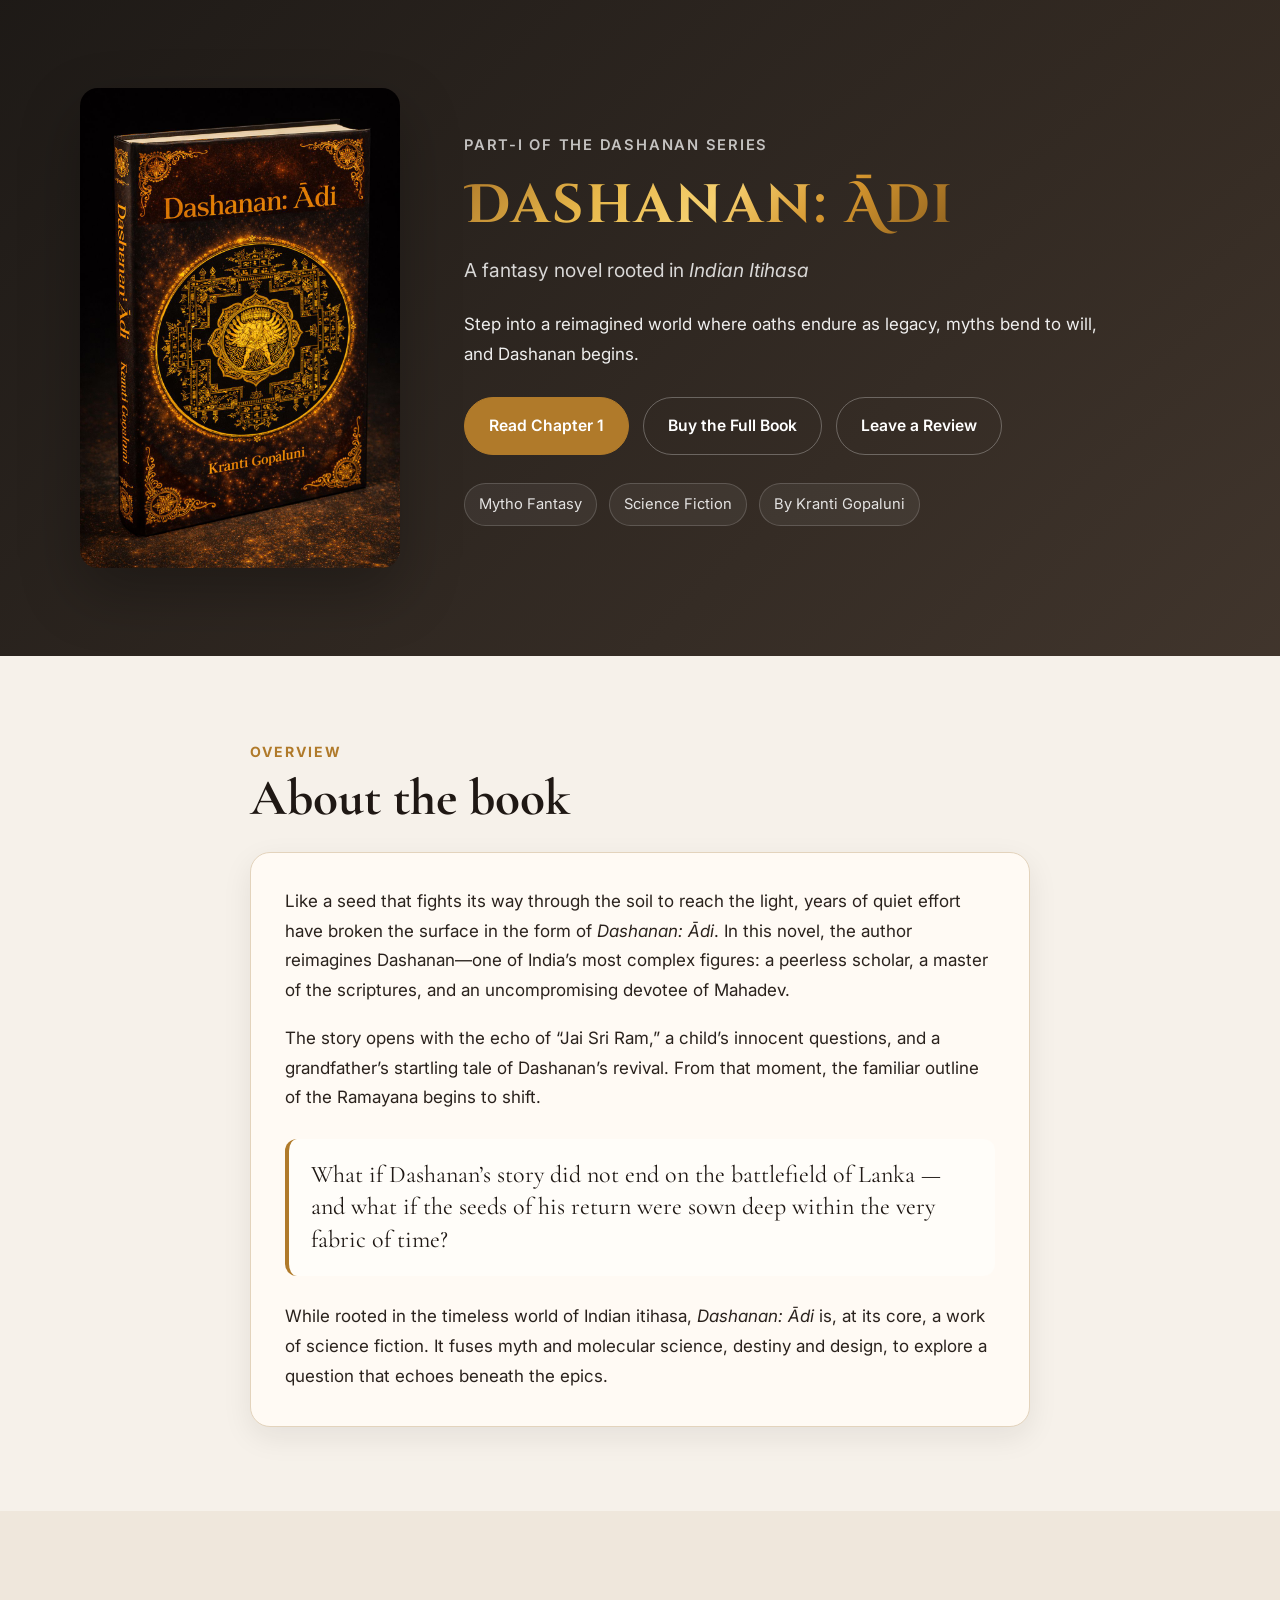
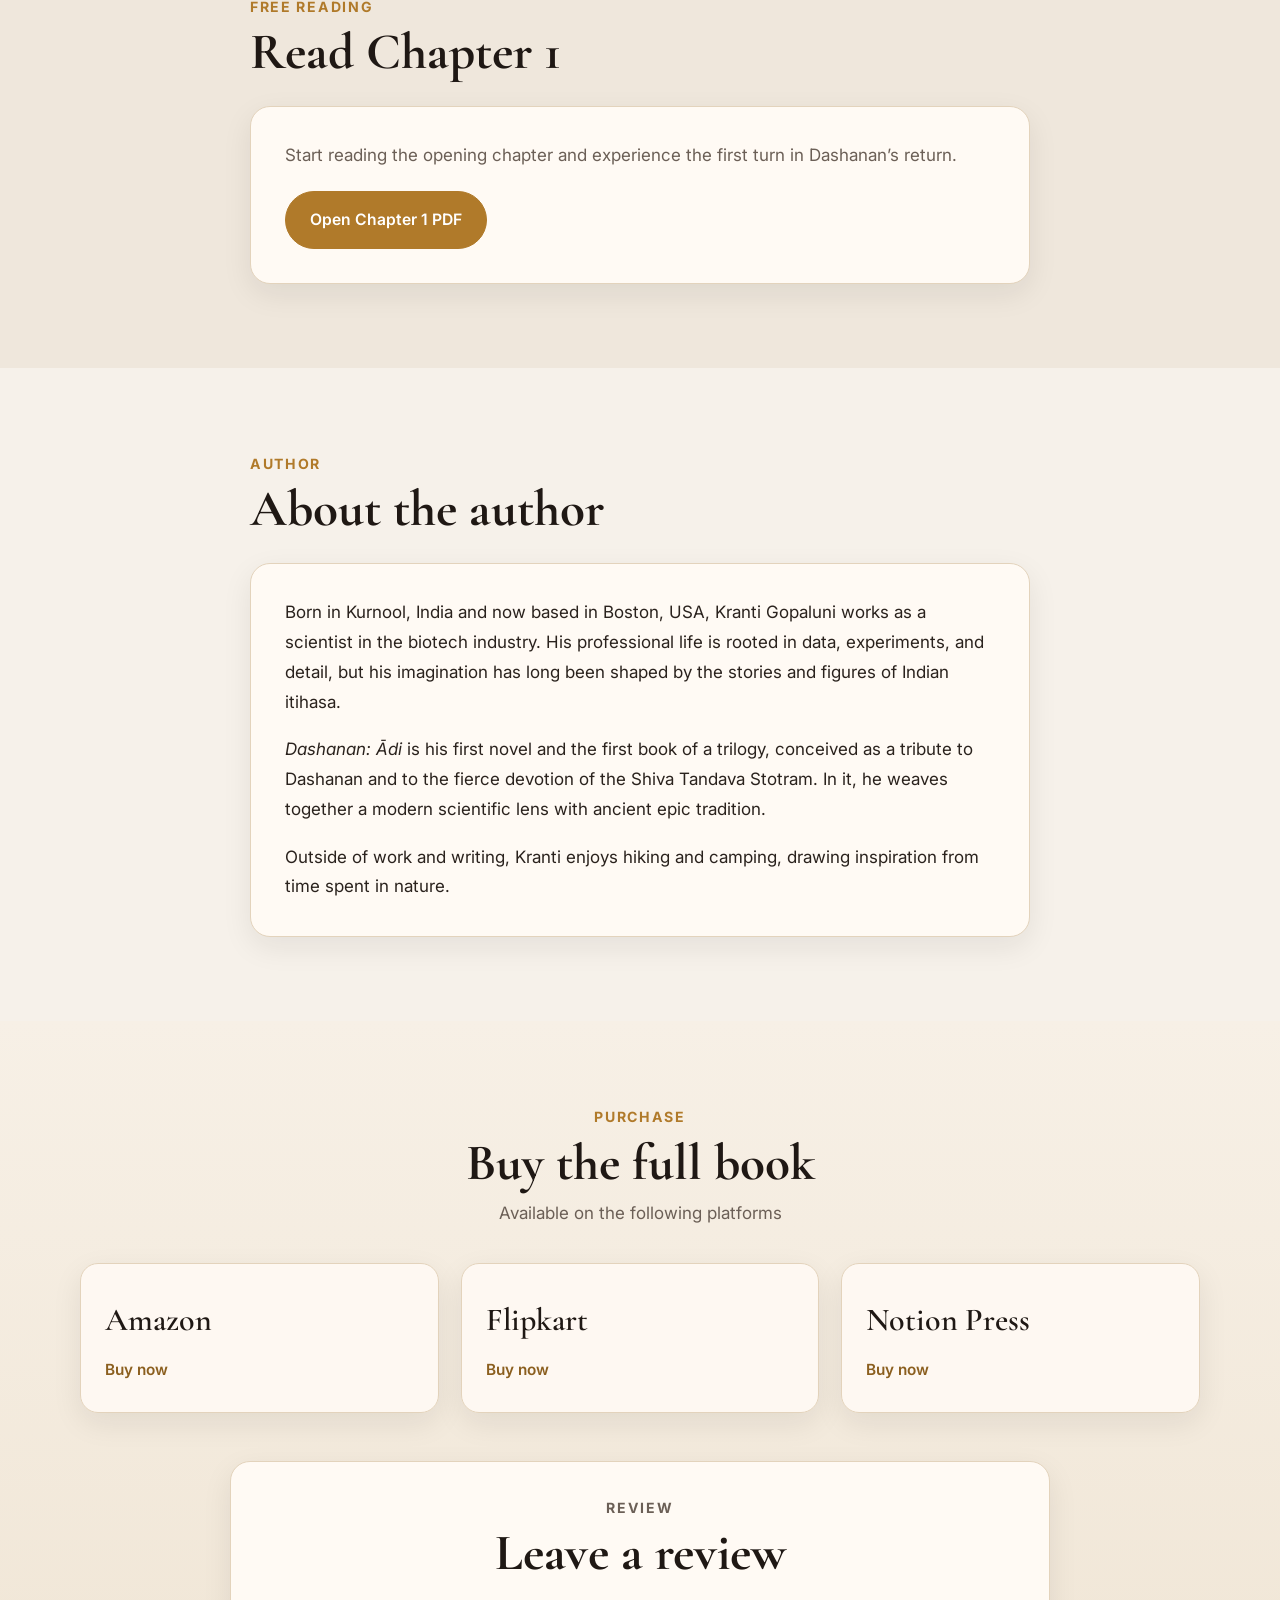
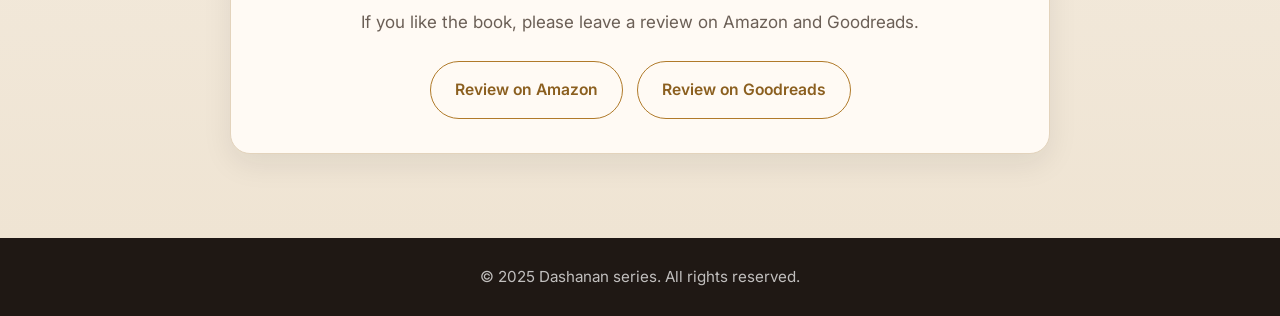
<file: index.html>
<!DOCTYPE html>
<html lang="en">
<head>
    <meta charset="UTF-8">
    <meta name="viewport" content="width=device-width, initial-scale=1.0">
    <title>Dashanan: Ādi | Read Chapter 1</title>

    <link rel="preconnect" href="https://fonts.googleapis.com">
    <link rel="preconnect" href="https://fonts.gstatic.com" crossorigin>
    <link href="https://fonts.googleapis.com/css2?family=Cinzel:wght@700&family=Cinzel+Decorative:wght@700&family=Cormorant+Garamond:wght@500;600;700&family=Inter:wght@400;500;600;700&display=swap" rel="stylesheet">

    <link rel="stylesheet" href="style.css">
</head>
<body>

    <!-- HERO -->
    <header class="hero">
        <div class="container hero-grid">
            <div class="hero-image-wrap">
                <img src="book.jpg" alt="Dashanan: Ādi book cover" class="book-cover">
            </div>

            <div class="hero-content">
                <p class="eyebrow">Part-I of the Dashanan series</p>
                <h1>Dashanan: Ādi</h1>
                <p class="hero-subtitle">A fantasy novel rooted in <em>Indian Itihasa</em></p>

                <p class="hero-text">
                    Step into a reimagined world where oaths endure as legacy,
                    myths bend to will, 
                    and Dashanan begins.
                </p>

                <div class="hero-actions">
                    <a href="chapter 1 doc.pdf" target="_blank" class="btn btn-primary">Read Chapter 1</a>
                    <a href="#buy" class="btn btn-secondary">Buy the Full Book</a>
                    <a href="#review" class="btn btn-secondary">Leave a Review</a>
                </div>

                <div class="hero-meta">
                    <span>Mytho Fantasy</span>
                    <span>Science Fiction</span>
                    <span>By Kranti Gopaluni</span>
                </div>
            </div>
        </div>
    </header>

    <!-- ABOUT THE BOOK -->
    <section class="section">
        <div class="container narrow">
            <div class="section-heading">
                <p class="section-label">Overview</p>
                <h2>About the book</h2>
            </div>

            <div class="content-card">
                <p>
                    Like a seed that fights its way through the soil to reach the light, years of quiet effort
                    have broken the surface in the form of <em>Dashanan: Ādi</em>. In this novel, the author
                    reimagines Dashanan—one of India’s most complex figures: a peerless scholar, a master
                    of the scriptures, and an uncompromising devotee of Mahadev.
                </p>

                <p>
                    The story opens with the echo of “Jai Sri Ram,” a child’s innocent questions, and a
                    grandfather’s startling tale of Dashanan’s revival. From that moment, the familiar outline
                    of the Ramayana begins to shift.
                </p>

                <blockquote class="highlight-quote">
                    What if Dashanan’s story did not end on the battlefield of Lanka — and what if the seeds
                    of his return were sown deep within the very fabric of time?
                </blockquote>

                <p>
                    While rooted in the timeless world of Indian itihasa, <em>Dashanan: Ādi</em> is, at its core,
                    a work of science fiction. It fuses myth and molecular science, destiny and design, to
                    explore a question that echoes beneath the epics.
                </p>
            </div>
        </div>
    </section>

    <!-- FREE CHAPTER -->
    <section class="section section-alt" id="chapter1">
        <div class="container narrow">
            <div class="section-heading">
                <p class="section-label">Free reading</p>
                <h2>Read Chapter 1</h2>
            </div>

            <div class="reader-card">
                <p class="reader-intro">
                    Start reading the opening chapter and experience the first turn in Dashanan’s return.
                </p>

                <div class="reader-actions">
                    <a href="chapter 1 doc.pdf" target="_blank" class="btn btn-primary">Open Chapter 1 PDF</a>
                </div>
            </div>
        </div>
    </section>

    <!-- ABOUT THE AUTHOR -->
    <section class="section">
        <div class="container narrow">
            <div class="section-heading">
                <p class="section-label">Author</p>
                <h2>About the author</h2>
            </div>

            <div class="content-card">
                <p>
                    Born in Kurnool, India and now based in Boston, USA, Kranti Gopaluni works as a scientist
                    in the biotech industry. His professional life is rooted in data, experiments, and detail,
                    but his imagination has long been shaped by the stories and figures of Indian itihasa.
                </p>

                <p>
                    <em>Dashanan: Ādi</em> is his first novel and the first book of a trilogy, conceived as a
                    tribute to Dashanan and to the fierce devotion of the Shiva Tandava Stotram. In it, he
                    weaves together a modern scientific lens with ancient epic tradition.
                </p>

                <p>
                    Outside of work and writing, Kranti enjoys hiking and camping, drawing inspiration from
                    time spent in nature.
                </p>
            </div>
        </div>
    </section>

    <!-- BUY SECTION -->
    <section class="section buy-section" id="buy">
        <div class="container">
            <div class="section-heading center-heading">
                <p class="section-label">Purchase</p>
                <h2>Buy the full book</h2>
                <p class="section-subcopy">Available on the following platforms</p>
            </div>

            <div class="buy-grid">
                <a id="amazonLink" class="buy-card" href="#" target="_blank" rel="noopener noreferrer">
                    <span class="buy-platform">Amazon</span>
                    <span class="buy-action">Buy now</span>
                </a>

                <a class="buy-card" href="https://www.flipkart.com/dashanan/p/itm9478e3f89640d?pid=9798902073222&lid=LSTBOK9798902073222BPDOXB&marketplace=FLIPKART&q=Dashanan+Book&store=bks&srno=s_1_7&otracker=search&otracker1=search&fm=Search&iid=137af8a1-219a-46ff-9453-908e1dbb6d08.9798902073222.SEARCH&ppt=clp&ppn=books-store&ssid=ia2454ir4w0000001775675749166&qH=b9aebbcd0d4877b8&ov_redirect=true&ov_redirect=true" target="_blank" rel="noopener noreferrer">
                    <span class="buy-platform">Flipkart</span>
                    <span class="buy-action">Buy now</span>
                </a>

                <a class="buy-card" href="https://notionpress.com/in/read/dashanan-di?book=published&utm_source=share_publish_email&utm_medium=email" target="_blank" rel="noopener noreferrer">
                    <span class="buy-platform">Notion Press</span>
                    <span class="buy-action">Buy now</span>
                </a>
            </div>

            <!-- REVIEW SECTION -->
            <div class="review-card" id="review">
                <div class="section-heading center-heading">
                    <p class="section-label">Review</p>
                    <h2>Leave a review</h2>
                </div>

                <p>
                    If you like the book, please leave a review on Amazon and Goodreads.                   
                </p>

                <div class="review-actions">
                    <a id="amazonReviewButton" href="#" target="_blank" rel="noopener noreferrer" class="btn btn-outline">Review on Amazon</a>
                    <a href="https://www.goodreads.com/book/show/250517296-dashanan?from_search=true&from_srp=true&qid=7fnWMBexJw&rank=7" target="_blank" rel="noopener noreferrer" class="btn btn-outline">Review on Goodreads</a>
                </div>

            </div>
        </div>
    </section>

    <!-- FOOTER -->
    <footer class="footer">
        <div class="container footer-inner">
            <p>© 2025 Dashanan series. All rights reserved.</p>
        </div>
    </footer>

    <!-- LOCATION-BASED AMAZON LINK SCRIPT -->
    <script>
        fetch("https://ipapi.co/json/")
            .then(response => response.json())
            .then(data => {
                const country = data.country_code;
                const amazon = document.getElementById("amazonLink");
                const amazonReviewLink = document.getElementById("amazonReviewLink");
                const amazonReviewButton = document.getElementById("amazonReviewButton");

                let amazonUrl;

                if (country === "IN") {
                    amazonUrl = "https://amzn.in/d/05gUKKoo";
                } else if (country === "US") {
                    amazonUrl = "https://a.co/d/09SGWZK7";
                } else {
                    amazonUrl = "https://a.co/d/09SGWZK7";
                }

                amazon.href = amazonUrl;
                amazonReviewButton.href = amazonUrl;  
            })
           .catch(() => {
            const fallbackAmazonUrl = "https://a.co/d/09SGWZK7";
            document.getElementById("amazonLink").href = fallbackAmazonUrl;
            document.getElementById("amazonReviewButton").href = fallbackAmazonUrl; 
            });
    </script>

</body>
</html>
</file>
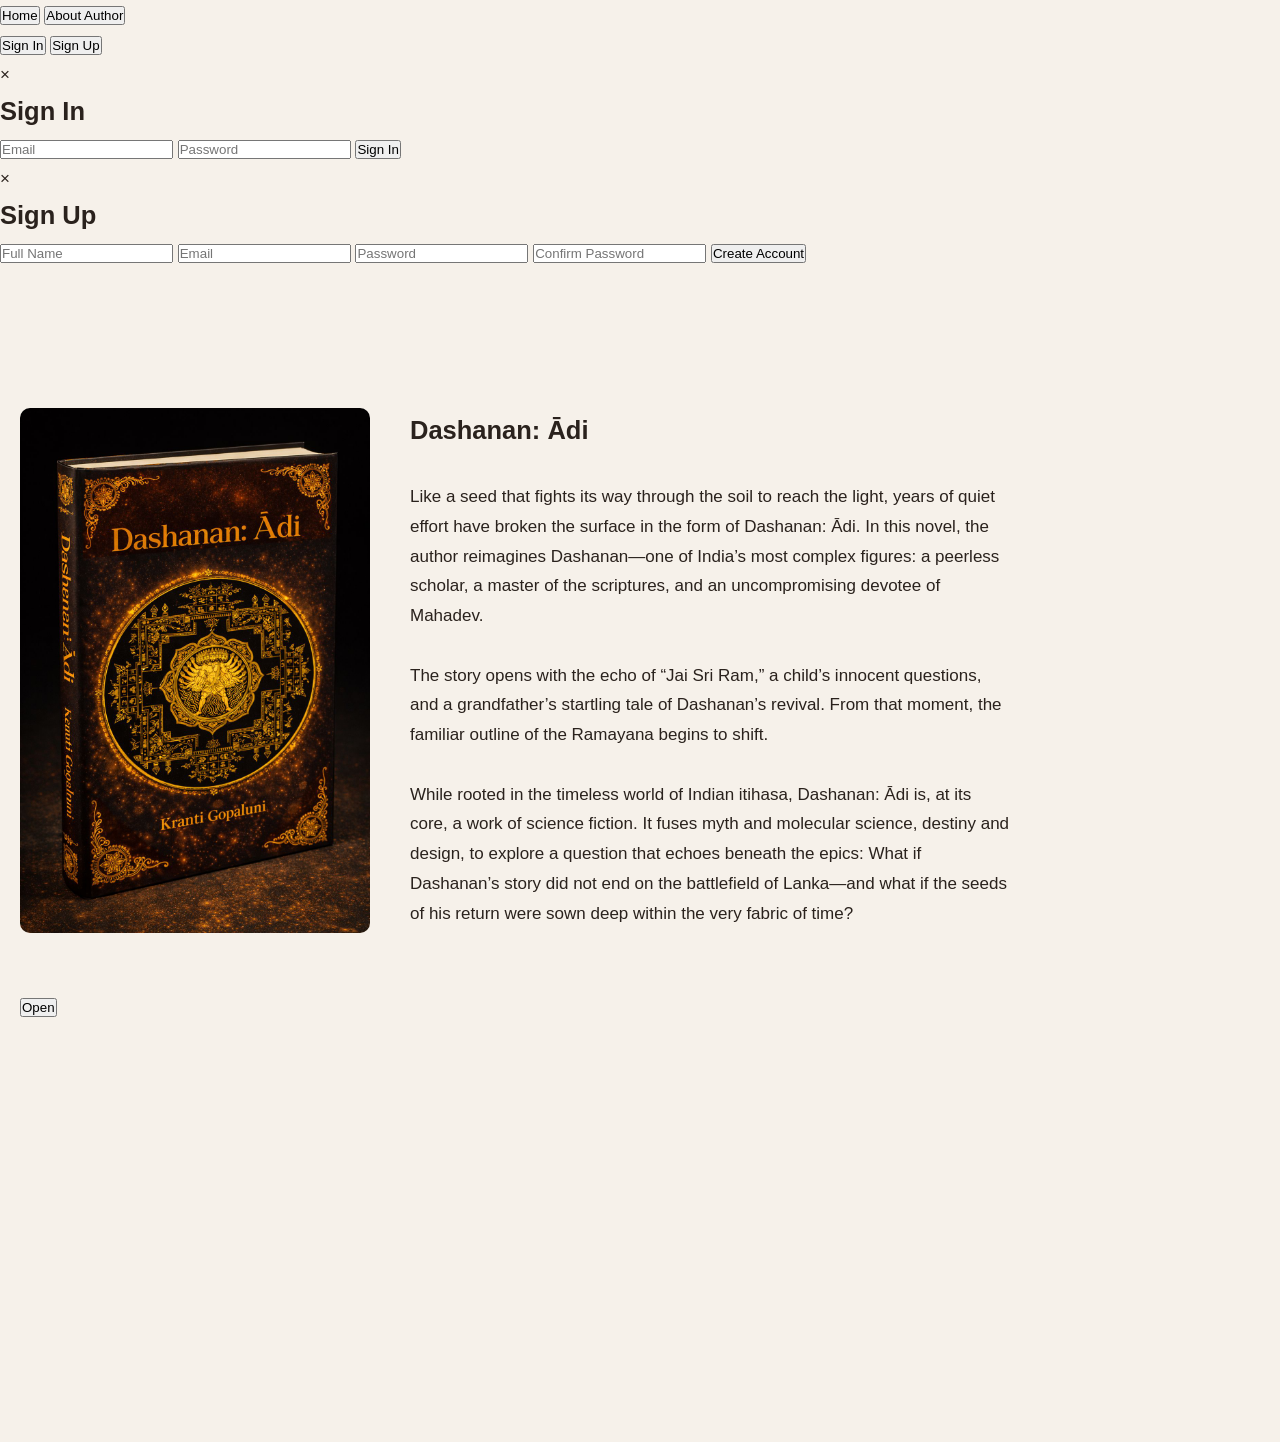
<file: read.html>
<!DOCTYPE html>
<html lang="en">
<head>
    <meta charset="UTF-8">
    <meta name="viewport" content="width=device-width, initial-scale=1.0">
    <title>Read Book</title>
    <link rel="stylesheet" href="style.css">
</head>

<body>

    <!-- TOP NAVIGATION BAR -->
    <nav class="navbar">
        <div class="nav-left">
            <button class="side-btn" onclick="location.href='index.html'">Home</button>
            <button class="side-btn" onclick="location.href='about.html'">About Author</button>
        </div>

        <div class="nav-right">
            <button class="auth-btn" onclick="openModal('signinModal')">Sign In</button>
            <button class="auth-btn" onclick="openModal('signupModal')">Sign Up</button>
        </div>
    </nav>

    <!-- SIGN IN MODAL -->
    <div id="signinModal" class="modal">
        <div class="modal-content">
            <span class="close" onclick="closeModal('signinModal')">&times;</span>
            <h2>Sign In</h2>
            <form>
                <input type="email" placeholder="Email" required>
                <input type="password" placeholder="Password" required>
                <button type="submit" class="submit-btn">Sign In</button>
            </form>
        </div>
    </div>

    <!-- SIGN UP MODAL -->
    <div id="signupModal" class="modal">
        <div class="modal-content">
            <span class="close" onclick="closeModal('signupModal')">&times;</span>
            <h2>Sign Up</h2>
            <form>
                <input type="text" placeholder="Full Name" required>
                <input type="email" placeholder="Email" required>
                <input type="password" placeholder="Password" required>
                <input type="password" placeholder="Confirm Password" required>
                <button type="submit" class="submit-btn">Create Account</button>
            </form>
        </div>
    </div>

    <!-- MAIN CONTENT -->
    <div style="margin-top:120px; padding: 20px; display: flex; gap: 40px;">

        <!-- LEFT SIDE BOOK IMAGE + OPEN BUTTON -->
        <div>
            <img src="book.jpg" width="350" style="border-radius: 10px;">

            <br><br>

            <!-- OPEN CHAPTER 1 PDF -->
            <button class="read-btn" onclick="window.open('chapter 1 doc.pdf', '_blank')">Open</button>
        </div>

        <!-- RIGHT SIDE DESCRIPTION -->
        <div style="max-width: 600px;">
            <h2>Dashanan: Ādi</h2>
            <br>
            

            <p>
                Like a seed that fights its way through the soil to reach the light, years of quiet effort have broken the surface in the form of Dashanan: Ādi. 
                In this novel, the author reimagines Dashanan—one of India’s most complex figures: a peerless scholar, a master of the scriptures, and an uncompromising devotee of Mahadev.
            </p>
                 <br>

            <p>
                The story opens with the echo of “Jai Sri Ram,” a child’s innocent questions, and a grandfather’s startling tale of Dashanan’s revival. 
                From that moment, the familiar outline of the Ramayana begins to shift.
            </p>
             <br>

            <p>
                While rooted in the timeless world of Indian itihasa, Dashanan: Ādi is, at its core, a work of science fiction. 
                It fuses myth and molecular science, destiny and design, to explore a question that echoes beneath the epics: What if Dashanan’s story did not end on the battlefield of Lanka—and what if the seeds of his return were sown deep within the very fabric of time?
            </p>
        </div>

    </div>

    <!-- INVISIBLE SPACER TO FORCE SCROLL -->
    <div style="height: 400px;"></div>

    <!-- POPUP FOR UNLOCKING CHAPTER 2 -->
    <div id="unlockPopup" style="
        display:none;
        position: fixed;
        bottom: 30px;
        right: 30px;
        background: white;
        padding: 20px;
        border-radius: 10px;
        box-shadow: 0 0 15px rgba(0,0,0,0.3);
        z-index: 3000;
        width: 260px;
    ">
        <h3>🔒 Unlock Chapter 2</h3>
        <p>Rent or buy the book to continue reading.</p>
        <button onclick="closeUnlockPopup()" style="
            background:#0a4cff;
            color:white;
            border:none;
            padding:10px 15px;
            border-radius:6px;
            cursor:pointer;
            width:100%;
            font-weight:600;
        ">Okay</button>
    </div>

    <!-- SCROLL DETECTION SCRIPT -->
    <script>
        let popupShown = false;

        window.addEventListener("scroll", function() {
            const scrollPosition = window.innerHeight + window.scrollY;
            const pageHeight = document
</file>
<file: style.css>
:root {
    --bg: #f6f1ea;
    --bg-alt: #efe7dc;
    --surface: #fffaf4;
    --surface-2: #fffdf9;
    --text: #2a221d;
    --muted: #6b5f56;
    --dark: #1f1814;
    --dark-2: #342920;
    --accent: #b07a2a;
    --accent-dark: #8b5f1f;
    --border: #e3d3bc;
    --shadow-soft: 0 10px 30px rgba(31, 24, 20, 0.08);
    --shadow-strong: 0 24px 60px rgba(0, 0, 0, 0.28);
    --radius: 20px;
    --container: 1120px;
    --narrow: 780px;
}

* {
    margin: 0;
    padding: 0;
    box-sizing: border-box;
}

html {
    scroll-behavior: smooth;
}

body {
    background: var(--bg);
    color: var(--text);
    font-family: "Inter", sans-serif;
    font-size: 17px;
    line-height: 1.75;
}

img {
    max-width: 100%;
    display: block;
}

a {
    color: inherit;
    text-decoration: none;
}

.container {
    width: min(var(--container), 92%);
    margin: 0 auto;
}

.narrow {
    width: min(var(--narrow), 100%);
}

/* HERO */
.hero {
    background:
        linear-gradient(135deg, rgba(18, 14, 11, 0.95), rgba(49, 37, 28, 0.92)),
        radial-gradient(circle at top right, rgba(176, 122, 42, 0.18), transparent 35%);
    color: #ffffff;
    padding: 88px 0;
}

.hero-grid {
    display: grid;
    grid-template-columns: 320px 1fr;
    gap: 64px;
    align-items: center;
}

.hero-image-wrap {
    display: flex;
    justify-content: center;
}

.book-cover {
    width: 100%;
    max-width: 320px;
    border-radius: 18px;
    box-shadow: var(--shadow-strong);
}

.eyebrow {
    display: inline-block;
    margin-bottom: 14px;
    font-size: 0.92rem;
    font-weight: 600;
    letter-spacing: 0.12em;
    text-transform: uppercase;
    color: rgba(255, 255, 255, 0.72);
}

.hero h1 {
    font-family: "Cinzel Decorative", cursive;
    font-size: clamp(2rem, 4.5vw, 3.4rem);
    line-height: 1.25;
    letter-spacing: 0.04em;
    margin-bottom: 14px;
    display: inline-block;
    background: linear-gradient(
        135deg,
        #b07a2a 0%,
        #e8b84b 28%,
        #f5d070 50%,
        #d4952e 72%,
        #8b5f1f 100%
    );
    -webkit-background-clip: text;
    background-clip: text;
    -webkit-text-fill-color: transparent;
    color: transparent;
}

/* Cinzel Regular span just for the Ā */
.hero h1 .a-regular {
    font-family: "Cinzel", serif;
    font-weight: 700;
    font-size: 1.08em;
    vertical-align: -0.04em;
}
.hero-subtitle {
    font-size: 1.2rem;
    color: rgba(255, 255, 255, 0.82);
    margin-bottom: 22px;
}

.hero-text {
    max-width: 650px;
    font-size: 1.06rem;
    color: rgba(255, 255, 255, 0.92);
    margin-bottom: 28px;
}

.hero-actions {
    display: flex;
    flex-wrap: wrap;
    gap: 14px;
    margin-bottom: 28px;
}

.hero-meta {
    display: flex;
    flex-wrap: wrap;
    gap: 12px;
}

.hero-meta span {
    border: 1px solid rgba(255, 255, 255, 0.16);
    background: rgba(255, 255, 255, 0.06);
    padding: 8px 14px;
    border-radius: 999px;
    font-size: 0.92rem;
    color: rgba(255, 255, 255, 0.86);
}

/* BUTTONS */
.btn {
    display: inline-flex;
    align-items: center;
    justify-content: center;
    padding: 14px 24px;
    border-radius: 999px;
    font-weight: 600;
    font-size: 0.98rem;
    transition: transform 0.2s ease, background 0.2s ease, border-color 0.2s ease, color 0.2s ease;
}

.btn:hover {
    transform: translateY(-1px);
}

.btn-primary {
    background: var(--accent);
    color: #ffffff;
    border: 1px solid var(--accent);
}

.btn-primary:hover {
    background: var(--accent-dark);
    border-color: var(--accent-dark);
}

.btn-secondary {
    background: transparent;
    color: #ffffff;
    border: 1px solid rgba(255, 255, 255, 0.28);
}

.btn-secondary:hover {
    background: rgba(255, 255, 255, 0.08);
    border-color: rgba(255, 255, 255, 0.45);
}

.btn-outline {
    background: transparent;
    color: var(--accent-dark);
    border: 1px solid var(--accent);
}

.btn-outline:hover {
    background: rgba(176, 122, 42, 0.08);
}

/* SECTIONS */
.section {
    padding: 84px 0;
}

.section-alt {
    background: var(--bg-alt);
}

.section-heading {
    margin-bottom: 28px;
}

.section-label {
    font-size: 0.88rem;
    text-transform: uppercase;
    letter-spacing: 0.12em;
    font-weight: 700;
    color: var(--accent);
    margin-bottom: 8px;
}

.section-heading h2 {
    font-family: "Cormorant Garamond", serif;
    font-size: clamp(2.2rem, 4vw, 3.2rem);
    line-height: 1;
    font-weight: 700;
    color: var(--dark);
}

.section-subcopy {
    margin-top: 10px;
    color: var(--muted);
}

.center-heading {
    text-align: center;
}

/* CONTENT CARDS */
.content-card,
.reader-card {
    background: var(--surface);
    border: 1px solid var(--border);
    border-radius: var(--radius);
    padding: 34px;
    box-shadow: var(--shadow-soft);
}

.content-card p + p,
.reader-card p + p {
    margin-top: 18px;
}

.content-card em,
.reader-card em {
    font-style: italic;
}

.highlight-quote {
    margin: 26px 0;
    padding: 20px 22px;
    border-left: 4px solid var(--accent);
    background: var(--surface-2);
    border-radius: 12px;
    color: var(--dark);
    font-family: "Cormorant Garamond", serif;
    font-size: 1.5rem;
    line-height: 1.35;
}

.reader-intro {
    color: var(--muted);
    margin-bottom: 20px;
}

.reader-actions {
    margin-top: 18px;
}

/* BUY SECTION */
.buy-section {
    background: linear-gradient(180deg, #f7f0e6 0%, #efe4d3 100%);
}

.buy-grid {
    display: grid;
    grid-template-columns: repeat(3, 1fr);
    gap: 22px;
    margin-top: 34px;
}

.buy-card {
    background: rgba(255, 250, 244, 0.9);
    border: 1px solid var(--border);
    border-radius: 18px;
    padding: 28px 24px;
    box-shadow: var(--shadow-soft);
    min-height: 150px;
    display: flex;
    flex-direction: column;
    justify-content: space-between;
    transition: transform 0.2s ease, box-shadow 0.2s ease, border-color 0.2s ease;
}

.buy-card:hover {
    transform: translateY(-4px);
    box-shadow: 0 18px 34px rgba(31, 24, 20, 0.12);
    border-color: #d7bf97;
}

.buy-platform {
    font-family: "Cormorant Garamond", serif;
    font-size: 2rem;
    font-weight: 600;
    color: var(--dark);
}

.buy-action {
    color: var(--accent-dark);
    font-weight: 600;
    font-size: 0.96rem;
}

/* REVIEW SECTION */
.review-card {
    max-width: 820px;
    margin: 48px auto 0;
    background: var(--surface);
    border: 1px solid var(--border);
    border-radius: var(--radius);
    padding: 34px;
    box-shadow: var(--shadow-soft);
    text-align: center;
}

.review-card p {
    color: var(--muted);
}

.review-card a {
    color: var(--accent-dark);
    font-weight: 600;
    text-decoration: underline;
    text-underline-offset: 3px;
}

.review-actions {
    display: flex;
    flex-wrap: wrap;
    justify-content: center;
    gap: 14px;
    margin-top: 24px;
}

.review-actions a {
    text-decoration: none;
}

.goodreads-link {
    margin-top: 22px;
    font-size: 0.95rem;
    word-break: break-word;
}

/* FOOTER */
.footer {
    background: var(--dark);
    color: rgba(255, 255, 255, 0.72);
    padding: 26px 0;
}

.footer-inner {
    text-align: center;
    font-size: 0.95rem;
}

/* RESPONSIVE */
@media (max-width: 980px) {
    .hero-grid {
        grid-template-columns: 1fr;
        gap: 36px;
        text-align: center;
    }

    .hero-content {
        display: flex;
        flex-direction: column;
        align-items: center;
    }

    .hero-text {
        max-width: 100%;
    }

    .hero-actions,
    .hero-meta {
        justify-content: center;
    }

    .buy-grid {
        grid-template-columns: 1fr;
    }
}

@media (max-width: 640px) {
    body {
        font-size: 16px;
    }

    /* FIX: Increase container side padding on mobile so content never touches screen edges */
    .container {
        width: 100%;
        padding-left: 20px;
        padding-right: 20px;
    }

    .hero {
        padding: 68px 0;
    }

    .section {
        padding: 64px 0;
    }

    .content-card,
    .reader-card,
    .review-card {
        padding: 24px;
    }

    .highlight-quote {
        font-size: 1.25rem;
        padding: 18px;
    }

    .btn {
        width: 100%;
    }

    .hero-actions,
    .review-actions {
        width: 100%;
    }

    .hero-actions .btn,
    .review-actions .btn {
        width: 100%;
    }

    .book-cover {
        max-width: 260px;
    }
}
</file>
